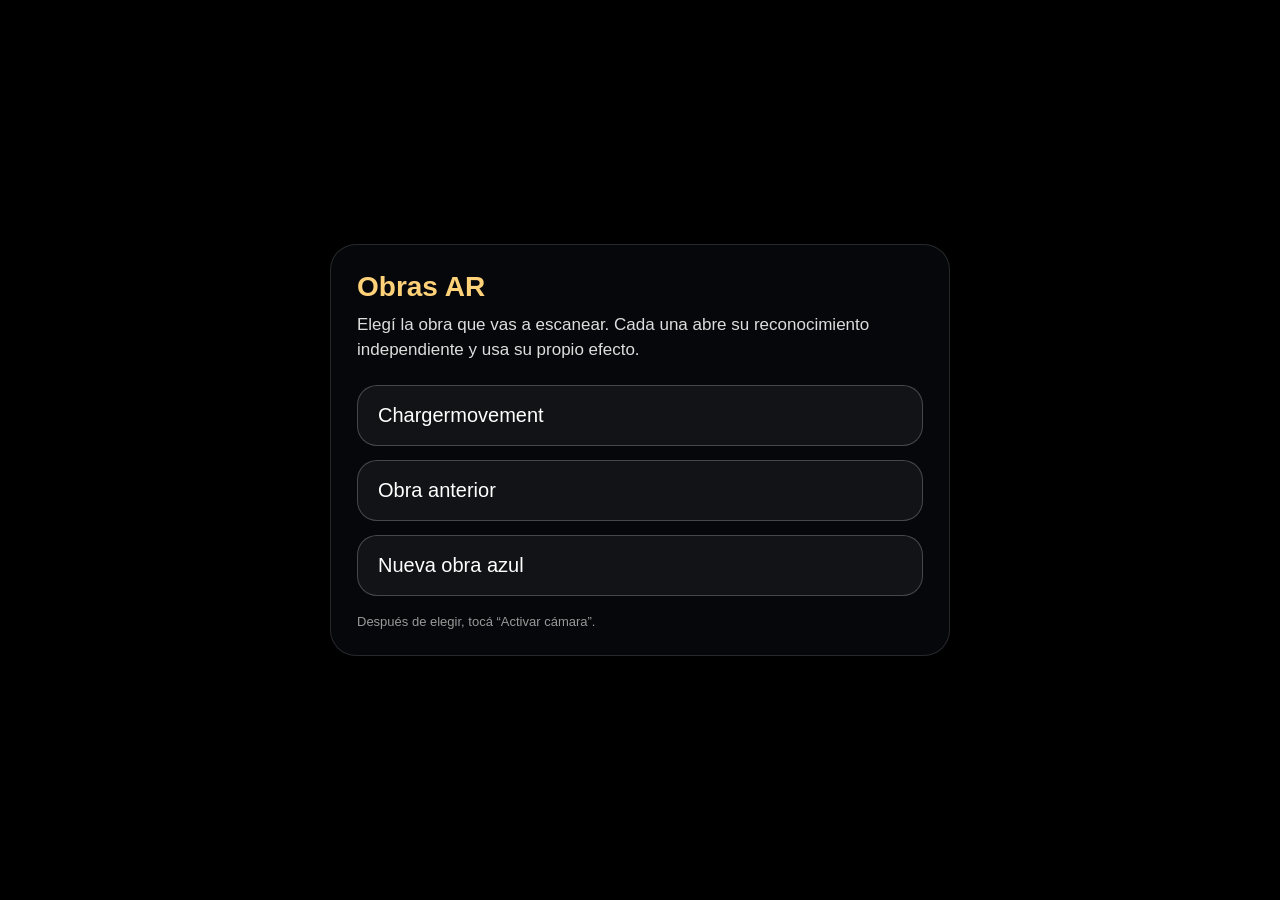
<file: index.html>
<!doctype html>
<html lang="es"><head>
<meta charset="utf-8"><meta name="viewport" content="width=device-width,initial-scale=1,maximum-scale=1,user-scalable=no">
<meta name="theme-color" content="#000000"><title>Obras AR</title>
<style>
html,body{margin:0;min-height:100%;background:#000;color:#fff;font-family:-apple-system,BlinkMacSystemFont,"Segoe UI",sans-serif}
.wrap{min-height:100vh;display:flex;align-items:center;justify-content:center;padding:22px;box-sizing:border-box}
.card{width:min(620px,100%);background:#06070a;border:1px solid #ffffff22;border-radius:26px;padding:26px;box-sizing:border-box}
h1{font-size:28px;margin:0 0 10px;color:#ffd27a}p{font-size:17px;line-height:1.45;color:#ddd;margin:0 0 22px}.choices{display:grid;gap:14px}
a{display:block;text-decoration:none;color:#fff;font-size:20px;padding:18px 20px;border:1px solid #ffffff38;border-radius:20px;background:#ffffff0d;-webkit-tap-highlight-color:rgba(255,210,122,.18)}
a:active{background:#ffd27a26;border-color:#ffd27a66}.small{font-size:13px;color:#999;margin-top:18px}
</style></head><body><div class="wrap"><div class="card">
<h1>Obras AR</h1><p>Elegí la obra que vas a escanear. Cada una abre su reconocimiento independiente y usa su propio efecto.</p>
<div class="choices">
<a href="./charger.html">Chargermovement</a>
<a href="./previo.html">Obra anterior</a>
<a href="./obra3b.html?v=2">Nueva obra azul</a>
</div>
<div class="small">Después de elegir, tocá “Activar cámara”.</div>
</div></div></body></html>
</file>
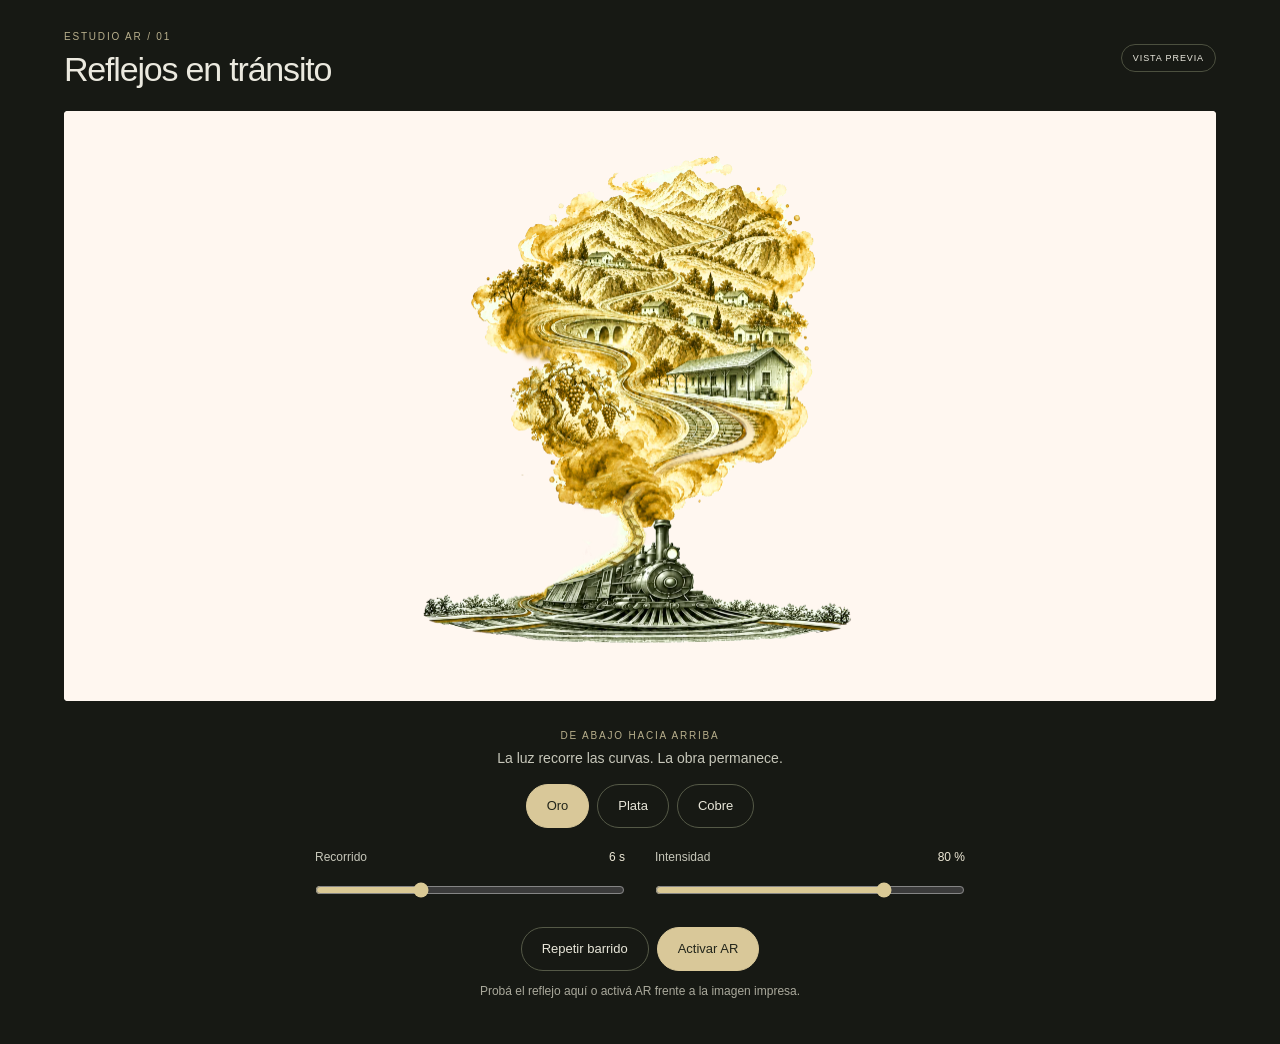
<file: espre-metal-ar/index.html>
<!doctype html>
<html lang="es">
<head>
  <meta charset="utf-8">
  <meta name="viewport" content="width=device-width,initial-scale=1,viewport-fit=cover">
  <meta name="theme-color" content="#171914">
  <title>EsPre · reflejos en tránsito</title>
  <script type="importmap">{"imports":{"three":"./vendor/three/three.module.js","three/addons/":"./vendor/three/addons/"}}</script>
  <link rel="stylesheet" href="./style.css">
</head>
<body>
  <main>
    <header><div><span class="eyebrow">ESTUDIO AR / 01</span><h1>Reflejos en tránsito</h1></div><span class="tag" id="mode">VISTA PREVIA</span></header>
    <section id="preview" aria-label="Vista previa del reflejo metálico sobre el tren"></section>
    <div id="ar" hidden aria-label="Cámara y reflejo sobre la obra física"></div>
    <div class="tracking" id="tracking" role="status" hidden>Encuadrá la imagen del tren</div>
    <section class="controls" aria-label="Controles del reflejo">
      <div class="intro"><span class="eyebrow">DE ABAJO HACIA ARRIBA</span><p>La luz recorre las curvas. La obra permanece.</p></div>
      <div class="row presets" aria-label="Acabado metálico">
        <button data-finish="gold" aria-pressed="true">Oro</button>
        <button data-finish="silver" aria-pressed="false">Plata</button>
        <button data-finish="copper" aria-pressed="false">Cobre</button>
      </div>
      <div class="sliders">
        <label>Recorrido <output id="duration-value">6 s</output><input id="duration" type="range" min="3" max="12" step="0.5" value="6"></label>
        <label>Intensidad <output id="intensity-value">80 %</output><input id="intensity" type="range" min="20" max="100" value="80"></label>
      </div>
      <div class="row actions"><button id="replay">Repetir barrido</button><button id="start" class="primary" disabled>Preparando…</button><button id="stop" hidden>Volver a vista previa</button></div>
      <p id="status" role="status">Cargando la obra y sus recorridos…</p>
      <p id="error" role="alert" hidden></p>
    </section>
  </main>
  <script type="module" src="./app.js"></script>
</body>
</html>
</file>
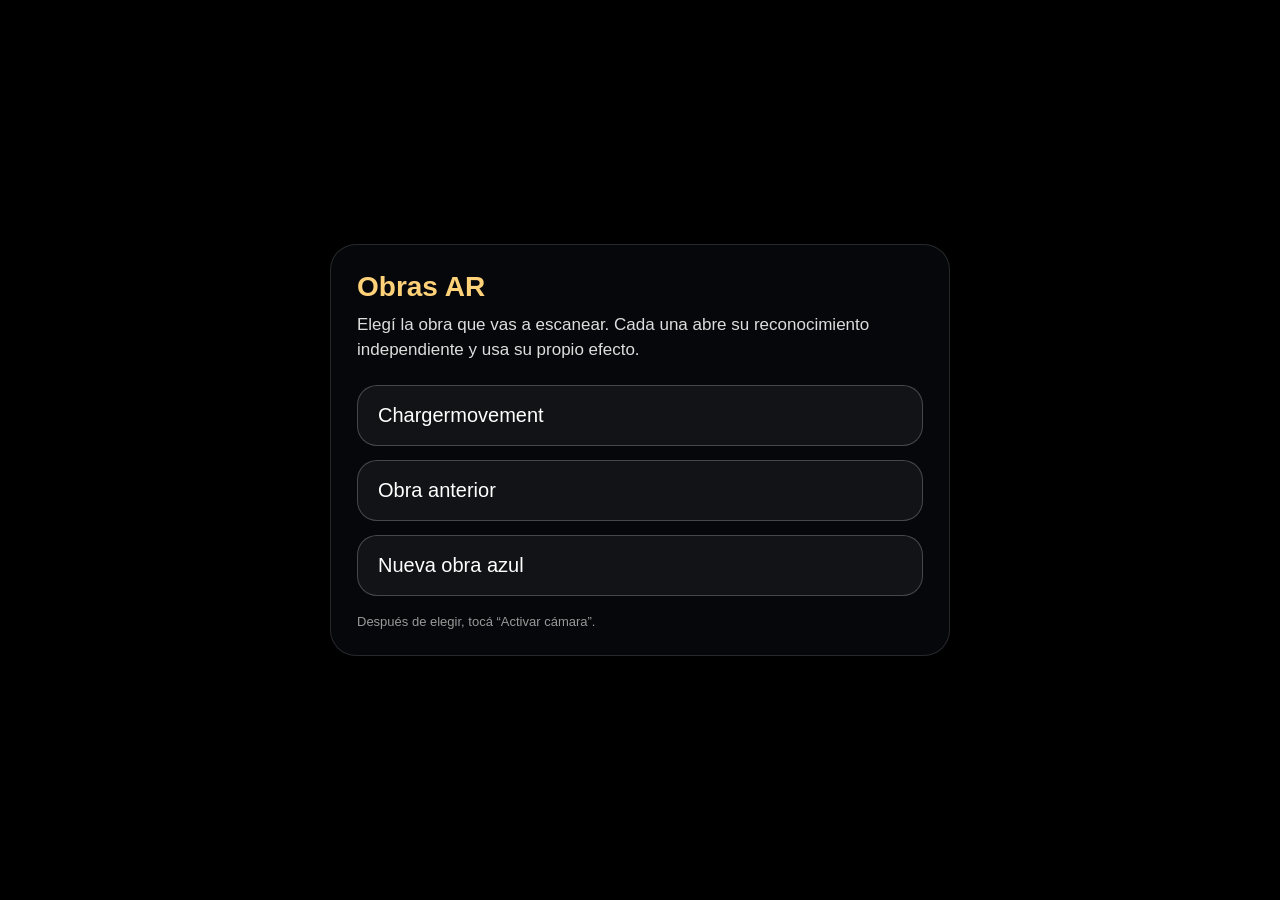
<file: index_obra3c.html>
<!doctype html>
<html lang="es"><head>
<meta charset="utf-8"><meta name="viewport" content="width=device-width,initial-scale=1,maximum-scale=1,user-scalable=no">
<meta name="theme-color" content="#000000"><title>Obras AR</title>
<style>
html,body{margin:0;min-height:100%;background:#000;color:#fff;font-family:-apple-system,BlinkMacSystemFont,"Segoe UI",sans-serif}
.wrap{min-height:100vh;display:flex;align-items:center;justify-content:center;padding:22px;box-sizing:border-box}
.card{width:min(620px,100%);background:#06070a;border:1px solid #ffffff22;border-radius:26px;padding:26px;box-sizing:border-box}
h1{font-size:28px;margin:0 0 10px;color:#ffd27a}p{font-size:17px;line-height:1.45;color:#ddd;margin:0 0 22px}.choices{display:grid;gap:14px}
a{display:block;text-decoration:none;color:#fff;font-size:20px;padding:18px 20px;border:1px solid #ffffff38;border-radius:20px;background:#ffffff0d;-webkit-tap-highlight-color:rgba(255,210,122,.18)}
a:active{background:#ffd27a26;border-color:#ffd27a66}.small{font-size:13px;color:#999;margin-top:18px}
</style></head><body><div class="wrap"><div class="card">
<h1>Obras AR</h1><p>Elegí la obra que vas a escanear. Cada una abre su reconocimiento independiente y usa su propio efecto.</p>
<div class="choices">
<a href="./charger.html">Chargermovement</a>
<a href="./previo.html">Obra anterior</a>
<a href="./obra3c.html?v=3">Nueva obra azul</a>
</div>
<div class="small">Después de elegir, tocá “Activar cámara”.</div>
</div></div></body></html>
</file>
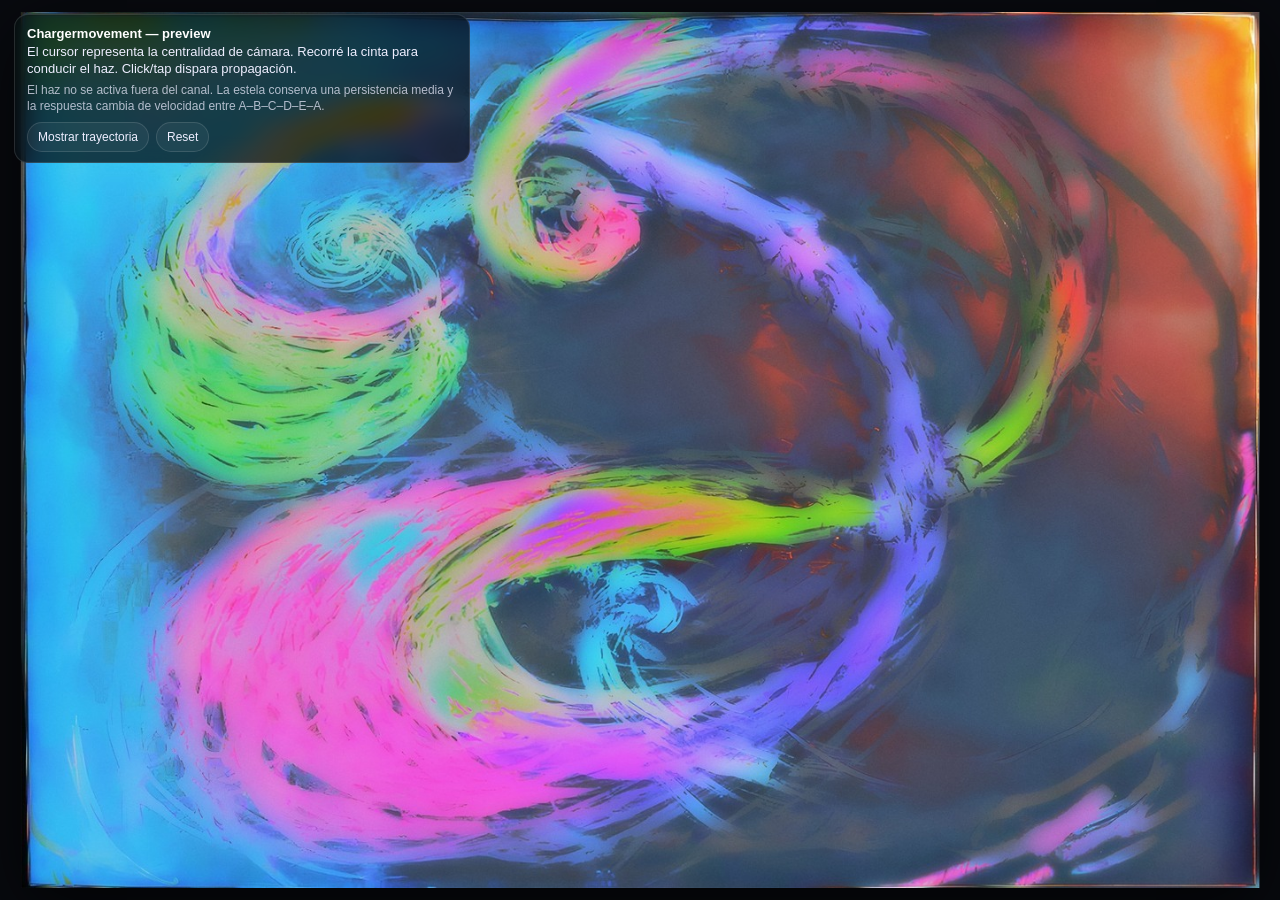
<file: preview.html>
<!doctype html>
<html lang="es">
<head>
<meta charset="utf-8">
<meta name="viewport" content="width=device-width,initial-scale=1,maximum-scale=1,user-scalable=no">
<title>Chargermovement — prueba de recorrido</title>
<style>
  html,body{margin:0;height:100%;background:#080a0f;color:#eef;font-family:-apple-system,BlinkMacSystemFont,"Segoe UI",sans-serif;overflow:hidden}
  #stage{position:absolute;left:50%;top:50%;transform:translate(-50%,-50%);touch-action:none;box-shadow:0 20px 70px #000b;overflow:hidden}
  #art,#fx,#debug{position:absolute;inset:0;width:100%;height:100%;display:block}
  #art{object-fit:fill;user-select:none;-webkit-user-drag:none}
  #fx,#debug{pointer-events:none}
  #cursor{position:absolute;width:16px;height:16px;border:1px solid #fff8;border-radius:50%;transform:translate(-50%,-50%);pointer-events:none;box-shadow:0 0 14px #9ef8;opacity:0;transition:opacity .25s}
  #hud{position:fixed;left:14px;top:14px;z-index:5;background:#05070bb8;border:1px solid #ffffff20;border-radius:14px;padding:10px 12px;backdrop-filter:blur(10px);max-width:min(430px,calc(100vw - 28px));font-size:13px;line-height:1.35}
  #hud b{color:#fff}
  #hud .sub{opacity:.72;font-size:12px;margin-top:4px}
  #tools{display:flex;gap:7px;margin-top:8px;flex-wrap:wrap}
  button{border:1px solid #ffffff20;background:#ffffff0d;color:#eef;border-radius:999px;padding:7px 10px;font-size:12px}
  @media(max-width:700px){#hud{font-size:12px}.sub{display:none}}
</style>
</head>
<body>
<div id="stage">
  <img id="art" src="target.jpg" alt="Chargermovement">
  <canvas id="fx"></canvas>
  <canvas id="debug"></canvas>
  <div id="cursor"></div>
</div>
<div id="hud"><b>Chargermovement — preview</b><div>El cursor representa la centralidad de cámara. Recorré la cinta para conducir el haz. Click/tap dispara propagación.</div><div class="sub">El haz no se activa fuera del canal. La estela conserva una persistencia media y la respuesta cambia de velocidad entre A–B–C–D–E–A.</div><div id="tools"><button id="pathBtn">Mostrar trayectoria</button><button id="resetBtn">Reset</button></div></div>
<script src="path-data.js"></script>
<script src="beam-engine.js"></script>
<script>
const ASPECT=420/297;
const stage=document.getElementById('stage'), fx=document.getElementById('fx'), debug=document.getElementById('debug'), cur=document.getElementById('cursor');
const engine=new ChargerBeam.BeamEngine(fx,{baseSpeed:.30,reacquireDelay:.85});
let showPath=false,lastPointer=null,downAt=null,moved=false;

function resize(){
  const margin=24, vw=innerWidth-margin, vh=innerHeight-margin;
  let w=vw,h=w/ASPECT;if(h>vh){h=vh;w=h*ASPECT}
  stage.style.width=w+'px';stage.style.height=h+'px';
  const cw=1200,ch=Math.round(cw/ASPECT);fx.width=cw;fx.height=ch;debug.width=cw;debug.height=ch;
  engine.canvas=fx;engine.ctx=fx.getContext('2d');engine.w=cw;engine.h=ch;
  drawDebug();
}
function normFromEvent(e){const r=stage.getBoundingClientRect();return {x:(e.clientX-r.left)/r.width,y:(e.clientY-r.top)/r.height};}
function setPointer(e){const p=normFromEvent(e);lastPointer=p;engine.setCentrality(p.x,p.y,performance.now()/1000);cur.style.left=(p.x*100)+'%';cur.style.top=(p.y*100)+'%';cur.style.opacity=1;}
stage.addEventListener('pointerdown',e=>{stage.setPointerCapture(e.pointerId);downAt={x:e.clientX,y:e.clientY};moved=false;setPointer(e)});
stage.addEventListener('pointermove',e=>{if(downAt && Math.hypot(e.clientX-downAt.x,e.clientY-downAt.y)>5)moved=true;setPointer(e)});
stage.addEventListener('pointerup',e=>{const p=normFromEvent(e);if(!moved)engine.tapAt(p.x,p.y,performance.now()/1000);downAt=null;});
stage.addEventListener('pointerleave',()=>{cur.style.opacity=.2;engine.clearCentrality()});
document.getElementById('resetBtn').onclick=()=>{engine.headS=null;engine.targetS=null;engine.history=[];engine.propagations=[];};
document.getElementById('pathBtn').onclick=e=>{showPath=!showPath;e.target.textContent=showPath?'Ocultar trayectoria':'Mostrar trayectoria';drawDebug();};
function drawDebug(){const c=debug.getContext('2d');c.clearRect(0,0,debug.width,debug.height);if(!showPath)return;c.strokeStyle='rgba(255,70,70,.7)';c.lineWidth=1.4;c.beginPath();window.CHARGER_PATH.points.forEach((p,i)=>{const x=p[0]*debug.width,y=p[1]*debug.height;i?c.lineTo(x,y):c.moveTo(x,y)});c.closePath();c.stroke();}
async function init(){resize();await engine.loadMask('channel-mask.png');requestAnimationFrame(loop)}
function loop(ms){engine.update(ms/1000);requestAnimationFrame(loop)}
addEventListener('resize',resize);init();
</script>
</body></html>
</file>
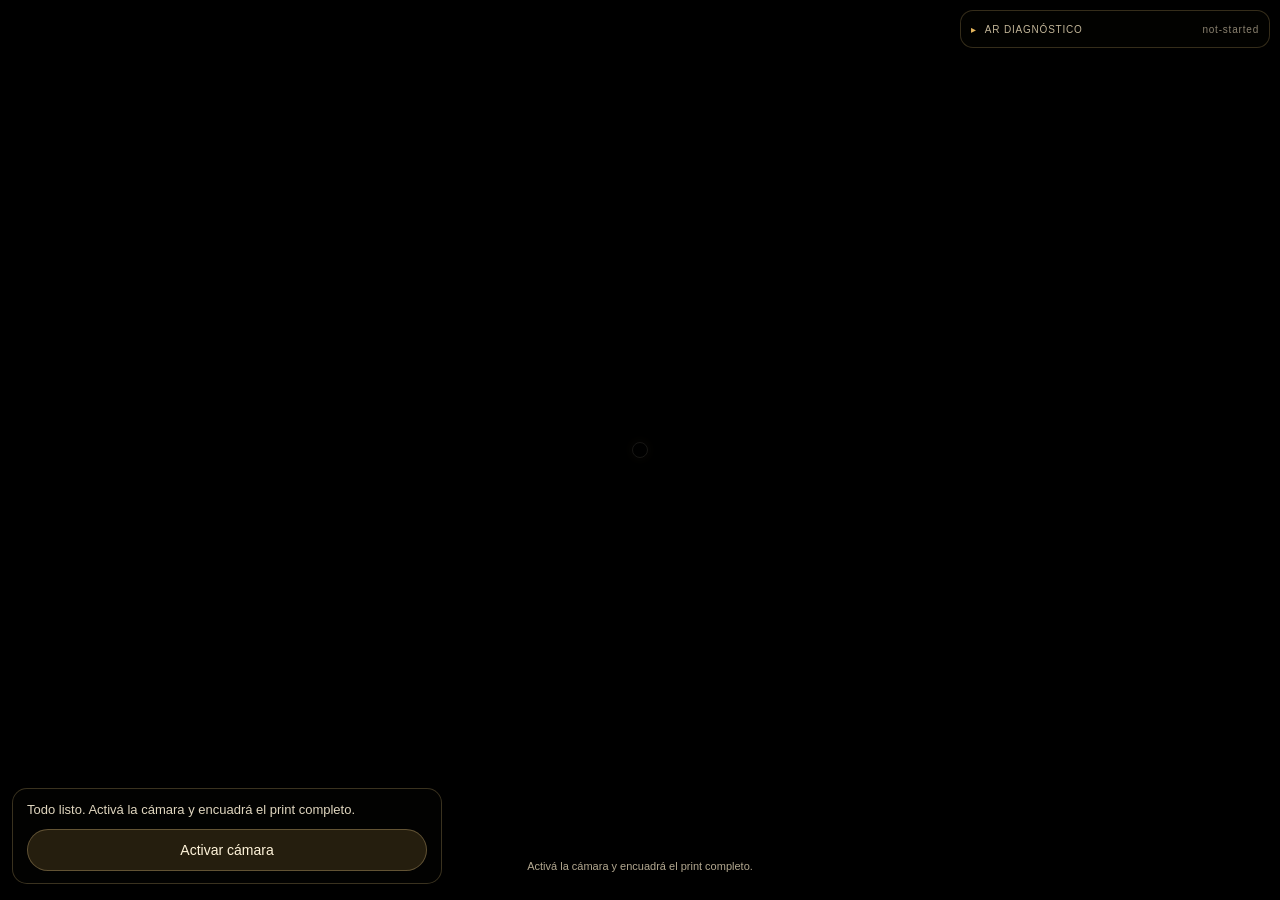
<file: integrated-ar-v1-deploy/integrated-ar-simulator.html>
<!doctype html>
<html lang="es">
  <head>
    <meta charset="utf-8" />
    <meta
      name="viewport"
      content="width=device-width, initial-scale=1, maximum-scale=1, user-scalable=no, viewport-fit=cover"
    />
    <meta name="theme-color" content="#000000" />
    <meta name="apple-mobile-web-app-capable" content="yes" />
    <title>Obra simétrica integrada — AR experimental</title>

    <script>
      function showBootError(message) {
        const status = document.querySelector("#status");
        const error = document.querySelector("#error");
        if (status) status.textContent = "No se pudo preparar la experiencia AR.";
        if (error) {
          error.textContent = message || "Error de carga no identificado.";
          error.hidden = false;
        }
      }
      window.addEventListener("error", (event) => showBootError(event.message));
      window.addEventListener("unhandledrejection", (event) =>
        showBootError(event.reason?.message || String(event.reason || "Error no identificado.")),
      );
    </script>

    <script type="importmap">
      {
        "imports": {
          "three": "./vendor/three/three.module.js",
          "three/addons/": "./vendor/three/addons/",
          "mindar-image-three": "./vendor/mindar/mindar-image-three.prod.js"
        }
      }
    </script>

    <style>
      :root {
        color-scheme: dark;
        font-family: -apple-system, BlinkMacSystemFont, "Segoe UI", sans-serif;
        background: #000;
        color: #fff4d8;
      }

      * { box-sizing: border-box; }

      html,
      body {
        width: 100%;
        height: 100%;
        margin: 0;
        overflow: hidden;
        background: #000;
      }

      #ar-container {
        position: fixed;
        inset: 0;
        overflow: hidden;
        background: #000;
        touch-action: none;
        user-select: none;
        -webkit-user-select: none;
      }

      #ar-container > video,
      #ar-container > canvas {
        position: absolute;
        inset: 0;
      }

      #start-panel {
        position: fixed;
        z-index: 30;
        left: max(12px, env(safe-area-inset-left));
        right: max(12px, env(safe-area-inset-right));
        bottom: max(16px, env(safe-area-inset-bottom));
        max-width: 430px;
        padding: 12px 14px;
        border: 1px solid rgba(255, 218, 137, 0.22);
        border-radius: 15px;
        background: rgba(3, 3, 2, 0.78);
        backdrop-filter: blur(12px);
        transition: opacity 180ms ease;
      }

      #start-panel[data-started="true"] {
        opacity: 0;
        pointer-events: none;
      }

      #status {
        font-size: 13px;
        line-height: 1.35;
        color: rgba(255, 244, 218, 0.88);
      }

      #start {
        width: 100%;
        min-height: 42px;
        margin-top: 10px;
        border: 1px solid rgba(255, 220, 150, 0.28);
        border-radius: 999px;
        background: rgba(255, 204, 100, 0.14);
        color: #fff4da;
        font: inherit;
        font-size: 14px;
      }

      #start:disabled { opacity: 0.48; }

      #error {
        margin-top: 8px;
        color: #ffc5a8;
        font-size: 12px;
        line-height: 1.35;
      }

      #diagnostics {
        position: fixed;
        z-index: 40;
        top: max(10px, env(safe-area-inset-top));
        right: max(10px, env(safe-area-inset-right));
        width: min(310px, calc(100vw - 20px));
        max-height: min(72vh, 520px);
        overflow: auto;
        border: 1px solid rgba(255, 215, 128, 0.2);
        border-radius: 13px;
        background: rgba(4, 3, 1, 0.72);
        backdrop-filter: blur(12px);
      }

      #diagnostics summary {
        display: flex;
        align-items: center;
        gap: 8px;
        min-height: 36px;
        padding: 8px 10px;
        cursor: pointer;
        list-style: none;
        font-size: 10px;
        letter-spacing: 0.08em;
        color: rgba(255, 238, 199, 0.76);
      }

      #diagnostics summary::-webkit-details-marker { display: none; }
      #diagnostics summary::before { content: "▸"; color: #e6b75d; }
      #diagnostics[open] summary::before { content: "▾"; }

      #tracking-badge {
        margin-left: auto;
        color: rgba(255, 239, 205, 0.54);
      }

      #tracking-badge[data-found="true"] { color: #ffe0a0; }

      .diagnostic-grid {
        display: grid;
        grid-template-columns: max-content minmax(0, 1fr);
        gap: 4px 10px;
        padding: 9px 10px 10px;
        margin: 0;
        border-top: 1px solid rgba(255, 219, 145, 0.1);
        font-size: 10px;
        line-height: 1.35;
      }

      .diagnostic-grid dt {
        color: rgba(255, 237, 196, 0.43);
        text-transform: uppercase;
        letter-spacing: 0.045em;
      }

      .diagnostic-grid dd {
        margin: 0;
        color: rgba(255, 247, 227, 0.86);
        overflow-wrap: anywhere;
      }

      #center-mark {
        position: fixed;
        z-index: 20;
        left: 50%;
        top: 50%;
        width: 16px;
        height: 16px;
        border: 1px solid rgba(255, 245, 220, 0.5);
        border-radius: 50%;
        transform: translate(-50%, -50%);
        box-shadow: 0 0 12px rgba(255, 214, 125, 0.24);
        opacity: 0.18;
        pointer-events: none;
        transition: opacity 180ms ease;
      }

      #center-mark[data-found="true"] { opacity: 0.58; }

      #tracking-hint {
        position: fixed;
        z-index: 20;
        left: 50%;
        bottom: max(18px, env(safe-area-inset-bottom));
        max-width: calc(100vw - 28px);
        margin: 0;
        padding: 8px 11px;
        border-radius: 999px;
        background: rgba(0, 0, 0, 0.5);
        font-size: 11px;
        line-height: 1.25;
        text-align: center;
        color: rgba(255, 239, 205, 0.7);
        transform: translateX(-50%);
        pointer-events: none;
      }

      @media (max-width: 540px) {
        #diagnostics { width: min(280px, calc(100vw - 20px)); }
        #diagnostics:not([open]) { width: auto; }
      }
    </style>
  </head>
  <body>
    <main id="ar-container" aria-label="Obra simétrica integrada en realidad aumentada"></main>

    <div id="center-mark" data-found="false" aria-hidden="true"></div>
    <p id="tracking-hint">Activá la cámara y encuadrá el print completo.</p>

    <section id="start-panel" data-started="false" aria-label="Inicio de la experiencia AR">
      <div id="status" role="status">Comprobando target y recursos visuales…</div>
      <button id="start" type="button" disabled>Activar cámara</button>
      <div id="error" role="alert" hidden></div>
    </section>

    <details id="diagnostics">
      <summary>
        AR DIAGNÓSTICO
        <span id="tracking-badge" data-found="false">not-started</span>
      </summary>
      <dl class="diagnostic-grid">
        <dt>Tracking</dt><dd id="diag-tracking">not-started</dd>
        <dt>CURRENT</dt><dd id="diag-current">—</dd>
        <dt>IMPLICATED</dt><dd id="diag-implicated">—</dd>
        <dt>CURRENT submode</dt><dd id="diag-current-submode">—</dd>
        <dt>Active traversal</dt><dd id="diag-active">—</dd>
        <dt>Operational relation</dt><dd id="diag-relation">—</dd>
        <dt>Effective expression</dt><dd id="diag-expression">—</dd>
        <dt>Latent source</dt><dd id="diag-latent-source">—</dd>
        <dt>Kinetic carry source</dt><dd id="diag-kinetic-source">—</dd>
        <dt>Filtered motion</dt><dd id="diag-motion">0.000</dd>
        <dt>Central UV</dt><dd id="diag-uv">—</dd>
        <dt>Hold state</dt><dd id="diag-hold">none</dd>
      </dl>
    </details>

    <script type="module" src="./integrated-ar-simulator.js"></script>
  </body>
</html>
</file>
<file: espre-metal-ar/style.css>
:root { color-scheme: dark; font-family: -apple-system,BlinkMacSystemFont,"Segoe UI",sans-serif; color:#ebe9df; background:#171914; }
* { box-sizing:border-box; }
body { margin:0; }
main { max-width:1200px; margin:auto; padding:26px 24px 32px; }
header { display:flex; align-items:center; justify-content:space-between; gap:14px; margin-bottom:22px; }
.eyebrow { font-size:10px; letter-spacing:.18em; color:#b8af8c; }
h1 { font-size:clamp(22px,3vw,34px); font-weight:450; letter-spacing:-.035em; margin:6px 0 0; }
.tag { font-size:9px; letter-spacing:.1em; border:1px solid #4c503f; padding:8px 11px; border-radius:20px; white-space:nowrap; }
#preview { aspect-ratio:3071/1572; background:#fff8f1; border-radius:4px; overflow:hidden; }
#preview canvas { width:100%; height:100%; display:block; }
.controls { padding-top:24px; max-width:650px; margin:auto; }
.intro { text-align:center; margin-bottom:18px; }
.intro p { font-size:14px; margin:7px 0; color:#c7c7ba; }
.row { display:flex; gap:8px; flex-wrap:wrap; justify-content:center; }
button { font:inherit; font-size:13px; border:1px solid #555947; color:#e8e6d9; background:transparent; border-radius:24px; padding:11px 20px; min-height:44px; cursor:pointer; }
button[aria-pressed=true] { background:#d9c899; color:#22251a; border-color:#d9c899; }
button.primary { background:#d9c899; color:#22251a; border-color:#d9c899; }
button:disabled { opacity:.45; cursor:wait; }
button:focus-visible,input:focus-visible { outline:2px solid #f9e9b9; outline-offset:4px; }
.sliders { display:grid; grid-template-columns:1fr 1fr; gap:30px; margin:22px 0; }
label { font-size:12px; color:#c7c7ba; }
output { float:right; color:#ede8d6; font-variant-numeric:tabular-nums; }
input { width:100%; margin:14px 0 0; accent-color:#dac995; min-height:24px; }
#status,#error { font-size:12px; line-height:1.45; text-align:center; color:#aaa99c; }
#error { color:#ffb394; }
[hidden] { display:none!important; }
#ar { position:fixed; inset:0; z-index:10; }
#ar>video,#ar>canvas { position:absolute; inset:0; }
body.ar-active { background:transparent; }
body.ar-active header,body.ar-active #preview,body.ar-active .intro { display:none; }
body.ar-active .controls { position:fixed; z-index:30; left:12px; right:12px; bottom:max(12px,env(safe-area-inset-bottom)); border:1px solid #ffffff26; border-radius:16px; padding:14px; background:#11170fda; backdrop-filter:blur(12px); }
body.ar-active .sliders { margin:12px 0; }
.tracking { position:fixed; z-index:30; top:max(14px,env(safe-area-inset-top)); left:50%; transform:translateX(-50%); width:max-content; max-width:90vw; padding:10px 16px; border-radius:24px; background:#11170fcc; font-size:12px; text-align:center; }
@media(max-width:600px) { main { padding:18px 12px; } header { margin-bottom:18px; } .tag { font-size:8px; } .sliders { gap:18px; } .controls { padding-top:20px; } }
</file>
